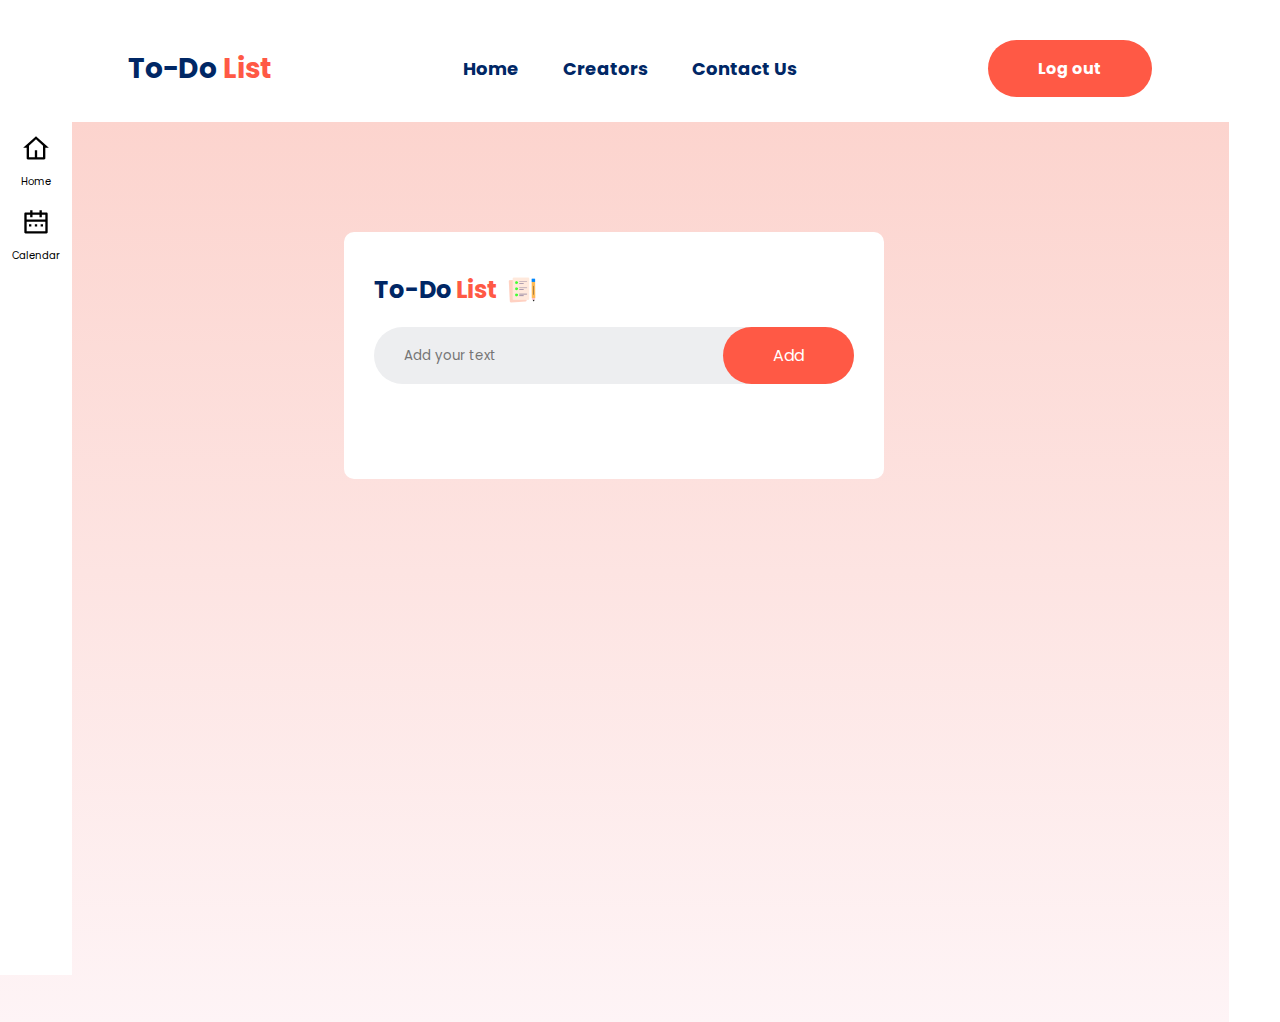
<file: main/index.html>
<!DOCTYPE html>
<html lang="en">
<head>
    <meta charset="UTF-8">
    <meta name="viewport" content="width=device-width, initial-scale=1.0">
    <title>To-Do List App</title>
    <link rel="website icon" type="png" href="/images/icon.png">
    <link rel="stylesheet" href="/main/nav.css">
    <link rel="stylesheet" href="/main/style.css">
    <link rel="preconnect" href="https://fonts.googleapis.com">
    <link rel="preconnect" href="https://fonts.gstatic.com" crossorigin>
    <link href="https://fonts.googleapis.com/css2?family=Poppins:ital,wght@0,100;0,200;0,300;0,400;0,500;0,600;0,700;0,800;0,900;1,100;1,200;1,300;1,400;1,500;1,600;1,700;1,800;1,900&display=swap" rel="stylesheet">
</head>
<body>
    <div class="hero">
        <nav>
            <h2 class="logo">To-Do <span>List</span></h2>
            <ul class="nav-ul">
        <li><a href="index.html">Home</a></li>
        <li><a href="/creators/creators.html">Creators</a></li>
        <li><a href="/contact us/contact.html">Contact Us</a></li>
            </ul>
            <a href="/register/login.html"><button type="button" id="logoutButton"><b>Log out</b></button></a>
        </nav>
        
        <div class="container">
            <div class="todo-app">
            <h2>To-Do <span class="papa">List</span><img src="/images/icon.png" alt=""></h2>
            <div class="row">
                <input type="text" id="input-box" placeholder="Add your text">
                <button onclick="addTask()">Add</button>
            </div>
            <ul class="content-ul" id="list-container">
                <!--<li class="checked">Task 1</li>
                <li>Task 2</li>
                <li>Task 3</li> -->
            </ul>
            </div>
        </div>
    </div>

    <div class="sidebar">
        <div class="sidebar-link">
        <a href="index.html"><img src="/images/home.svg"></a>
        <div>Home</div>
        </div>
        <div class="sidebar-link">
            <a href="/calendar/calendar.html"><img src="/images/calendar.svg"></a>
            <div>Calendar</div>
        </div>
    </div>

    <script src="script.js"></script>
</body>
</html>
</file>
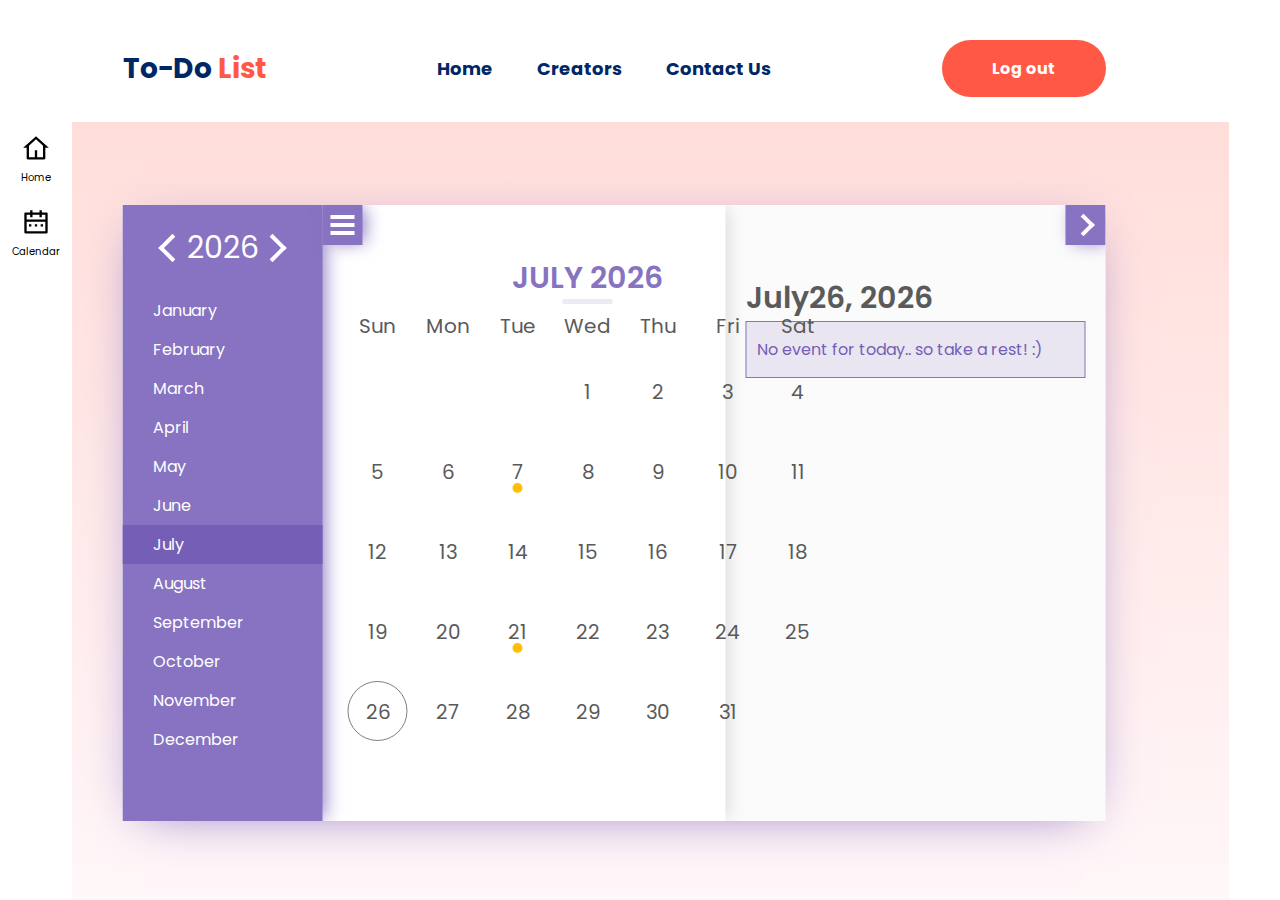
<file: calendar/calendar.html>
<!DOCTYPE html>
<html lang="en">
<head>
    <meta charset="UTF-8">
    <meta name="viewport" content="width=device-width, initial-scale=1.0">
    <title>Calendar</title>
    <link rel="website icon" type="png" href="/images/icon.png">
    <link rel="stylesheet" href="calendar.css">
    <link rel="stylesheet" href="evo-calendar.min.css">
   
<link rel="preconnect" href="https://fonts.googleapis.com">
    <link rel="preconnect" href="https://fonts.gstatic.com" crossorigin>
    <link href="https://fonts.googleapis.com/css2?family=Poppins:ital,wght@0,100;0,200;0,300;0,400;0,500;0,600;0,700;0,800;0,900;1,100;1,200;1,300;1,400;1,500;1,600;1,700;1,800;1,900&display=swap" rel="stylesheet">
</head>
<body>
    <div class="hero">
      <nav>
        <h2 class="logo">To-Do <span>List</span></h2>
        <ul>
      <li><a href= "/main/index.html">Home</a></li>
      <li><a href= "/creators/creators.html">Creators</a></li>
      <li><a href= "/contact us/contact.html">Contact Us</a></li>
        </ul>
        <a href="/register/login.html"><button type="button" id="logoutButton"><b>Log out</b></button></a>
      </nav>

    <div class="sidebar">
      <div class="sidebar-link">
      <a href= "/main/index.html"><img src="/images/home.svg"></a>
        <div>Home</div>
    </div>
    <div class="sidebar-link">
        <a href= "/calendar/calendar.html"><img src="/images/calendar.svg"></a>
        <div>Calendar</div>
      </div>
  </div>













        <div id="calendar"></div>
    </div>
    <script src="https://cdn.jsdelivr.net/npm/jquery@3.4.1/dist/jquery.min.js"></script>
    <script src="evo-calendar.min.js"></script>

    <script>
        $(document).ready(function() {
    $('#calendar').evoCalendar({
        theme: "Midnight Blue",
        calendarEvents: [
      {
        id: 'event1', // Event's ID (required)
        name: "New Year", // Event name (required)
        date: "January/1/2024", // Event date (required)
        description: "The heart touching greetings will make feel anyone very special. Wish your near and dear one with special greetings. ",
        type: "holiday", // Event type (required)
        everyYear: true // Same event every year (optional)
      },
      {
        id: 'event2', // Event's ID (required)
        name: "Republic Day", // Event name (required)
        date: "January/26/2024", // Event date (required)
        description: "Republic Day, observed on January 26th, marks the adoption of India's Constitution in 1950. It is celebrated with grand parades in New Delhi, featuring cultural displays, military parades, and patriotic events across the country, symbolizing national pride and the nation's democratic spirit. ",
        type: "holiday", // Event type (required)
        everyYear: true // Same event every year (optional)
      },
      {
        id: 'event3', // Event's ID (required)
        name: "Shivaji Jayanti", // Event name (required)
        date: "February/19/2024", // Event date (required)
        description: "Shivaji Jayanti, celebrated on February 19th, marks the birth anniversary of Chhatrapati Shivaji Maharaj, the founder of the Maratha Empire. It is observed with great enthusiasm in Maharashtra and other parts of India, featuring processions, cultural programs, and tributes to his leadership, valor, and contributions to Indian history.",
        type: "holiday", // Event type (required)
        everyYear: true // Same event every year (optional)
      },
      
      {
        id: 'event 4', // Event's ID (required)
        name: "Woman's Day", // Event name (required)
        date: "March/8/2024", // Event date (required)
        description: "An equal world is an enabled world. How will you help forge a gender equal world? Celebrate women 's achievement. Raise awareness against bias. Take action for equality.",
        type: "holiday", // Event type (required)
        everyYear: true // Same event every year (optional)
      },
      {
        id: 'event 5', // Event's ID (required)
        name: "Maharashtra Day", // Event name (required)
        date: "May/1/2024", // Event date (required)
        description: "Maharashtra Day, observed on May 1st, commemorates the formation of the state of Maharashtra in 1960. It celebrates the cultural heritage, achievements, and progress of Maharashtra, with flag hoisting ceremonies, parades, cultural events, and exhibitions showcasing the state's rich diversity and contributions to India.",
        type: "holiday", // Event type (required)
        everyYear: true // Same event every year (optional)
      },
      {
        id: 'event 6', // Event's ID (required)
        name: "Maha Shivaratri", // Event name (required)
        date: "March/8/2024", // Event date (required)
        description: "Maha Shivaratri, observed on the 14th day of the dark fortnight of the month of Phalguna (February or March), is a Hindu festival dedicated to Lord Shiva. Devotees fast, chant prayers, and visit temples, especially the twelve Jyotirlinga shrines, to seek blessings, purification, and spiritual upliftment.",
        type: "holiday", // Event type (required)
        everyYear: true // Same event every year (optional)
      },
      {
        id: 'event 7', // Event's ID (required)
        name: "Holi", // Event name (required)
        date: "March/25/2024", // Event date (required)
        description: "Holi, celebrated on the full moon day in the month of Phalguna (usually March), is a vibrant Hindu festival known as the Festival of Colors. It marks the arrival of spring and the triumph of good over evil. People joyously throw colored powders and water at each other, enjoy festive foods, and dance to traditional music, fostering unity and community spirit.",
        type: "holiday", // Event type (required)
        everyYear: true // Same event every year (optional)
      },
      {
        id: 'event 8', // Event's ID (required)
        name: "Diwali", // Event name (required)
        date: "November /1/2024", // Event date (required)
        description: "Diwali, also known as Deepavali, is the Hindu festival of lights celebrated across India and various parts of the world. It typically falls between October and November, marking the victory of light over darkness and good over evil. During Diwali, homes and public places are illuminated with lamps and candles, symbolizing the inner light that protects from spiritual darkness. Families exchange sweets, burst fireworks, and perform prayers to deities, making it a joyous occasion filled with happiness, prosperity, and the renewal of familial bonds.",
        type: "holiday", // Event type (required)
        everyYear: true // Same event every year (optional)
      },
      {
        id: 'event 9', // Event's ID (required)
        name: "Independence Day", // Event name (required)
        date: "August/15/2024", // Event date (required)
        description: "Independence Day of India, celebrated on August 15th, commemorates the nation's independence from British rule in 1947. It is a national holiday marked with flag hoisting ceremonies, parades, and cultural programs across the country. The Prime Minister delivers a speech from the Red Fort in Delhi, highlighting the achievements of the nation and its future aspirations. Indians rejoice in their freedom with patriotic fervor, showcasing unity and solidarity as they honor the sacrifices made by freedom fighters for the country's independence.",
        type: "holiday", // Event type (required)
        everyYear: true // Same event every year (optional)
      },
      {
        id: 'event 10', // Event's ID (required)
        name: "Ganesh Chaturthi", // Event name (required)
        date: "September/7/2024", // Event date (required)
        description: "Ganesh Chaturthi: Ganesh Chaturthi celebrates the birth of Lord Ganesha, the remover of obstacles, with fervent prayers, colorful decorations, and the immersion of clay idols in water at the festival's end.",
        type: "holiday", // Event type (required)
        everyYear: true // Same event every year (optional)
      },
      {
        id: 'event 11', // Event's ID (required)
        name: "Gandhi Jayanti", // Event name (required)
        date: "October/2/2024", // Event date (required)
        description: "Gandhi Jayanti, observed on October 2nd, marks the birth anniversary of Mahatma Gandhi, the father of the nation in India. It is celebrated with reverence, honoring Gandhi's principles of truth, non-violence, and social justice through prayer meetings, communal services, and initiatives promoting peace and harmony.",
        type: "holiday", // Event type (required)
        everyYear: true // Same event every year (optional)
      },
      {
        id: 'event 12', // Event's ID (required)
        name: "Ram Navami", // Event name (required)
        date: "April/17/2024", // Event date (required)
        description: "Ram Navami, celebrated in honor of Lord Rama's birth, falls on the ninth day of Chaitra month (March or April) in the Hindu calendar. Devotees observe the occasion with prayers, bhajans (devotional songs), and readings from the Ramayana. Temples are decorated, and processions recounting the life and teachings of Lord Rama are held in many regions.",
        type: "holiday", // Event type (required)
        everyYear: true // Same event every year (optional)
      },
      {
        id: 'event 13', // Event's ID (required)
        name: "New Year's Eve", // Event name (required)
        date: "December/31/2024", // Event date (required)
        description: "New Year's Eve, celebrated on December 31st, marks the transition from the old year to the new. It is often marked with festive gatherings, parties, fireworks, and countdowns to midnight. People reflect on the past year's achievements and make resolutions for the upcoming year, creating a lively atmosphere of hope and anticipation worldwide.",
        type: "holiday", // Event type (required)
        everyYear: true // Same event every year (optional)
      },
      {
        id: 'event 14', // Event's ID (required)
        name: "Guru Purnima", // Event name (required)
        date: "July/21/2024", // Event date (required)
        description: "Guru Purnima honors spiritual and academic teachers. Celebrated on the full moon in July, it's a day for gratitude and reverence towards mentors.",
        type: "holiday", // Event type (required)
        everyYear: true // Same event every year (optional)
      },
      {
        id: 'event 15', // Event's ID (required)
        name: "Ratha Yathra", // Event name (required)
        date: "July/07/2024", // Event date (required)
        description: "Ratha Yatra, the Festival of Chariots, celebrates Lord Jagannath's journey with siblings Balabhadra and Subhadra. Devotees pull grand chariots through the streets in joyous procession.",
        type: "holiday", // Event type (required)
        everyYear: true // Same event every year (optional)
      },
      {
        id: 'event 16', // Event's ID (required)
        name: "Raksha Bandhan", // Event name (required)
        date: "/19/2024", // Event date (required)
        description: "Raksha Bandhan celebrates the bond between siblings. Sisters tie a protective thread (rakhi) on brothers' wrists, who in turn promise to safeguard and support them.",
        type: "holiday", // Event type (required)
        everyYear: true // Same event every year (optional)
      },
      {
        id: 'event 17', // Event's ID (required)
        name: "Krishna Janmashtami", // Event name (required)
        date: "August/26/2024", // Event date (required)
        description: "Krishna Janmashtami marks the birth of Lord Krishna. Celebrations include fasting, devotional singing, reenactments of Krishna's life, and midnight rituals to honor his divine arrival.",
        type: "holiday", // Event type (required)
        everyYear: true // Same event every year (optional)
      },
      {
        id: 'event 18', // Event's ID (required)
        name: "	Dussehra", // Event name (required)
        date: "October/12/2024", // Event date (required)
        description: "Dussehra celebrates the triumph of good over evil, marking Lord Rama's victory over Ravana. Festivities include effigy burning, Ram Leela performances, and prayers for strength and virtue.",
        type: "holiday", // Event type (required)
        everyYear: true // Same event every year (optional)
      },
      {
        id: 'event 19', // Event's ID (required)
        name: "Dhanteras", // Event name (required)
        date: "October/29/2024", // Event date (required)
        description: "Dhanteras marks the beginning of Diwali, celebrating wealth and prosperity. People buy gold, silver, and new utensils, and worship Goddess Lakshmi for financial well-being.",
        type: "holiday", // Event type (required)
        everyYear: true // Same event every year (optional)
      },
      {
        id: 'event 20', // Event's ID (required)
        name: "Diwali,", // Event name (required)
        date: "October/31/2024", // Event date (required)
        description: "Diwali, the Festival of Lights, symbolizes the victory of light over darkness. Celebrations include lighting oil lamps, fireworks, exchanging gifts, and worshipping Goddess Lakshmi.",
        type: "holiday", // Event type (required)
        everyYear: true // Same event every year (optional)
      },

      {
        id: 'event 21', // Event's ID (required)
        name: "	Christmas", // Event name (required)
        date: "December/25/2024", // Event date (required)
        description: "Christmas celebrates the birth of Jesus Christ. Festivities include decorating trees, exchanging gifts, singing carols, and family gatherings, emphasizing love, joy, and goodwill.",
        type: "holiday", // Event type (required)
        everyYear: true // Same event every year (optional)
      },
      {
        id: 'event 22', // Event's ID (required)
        name: "Christmas Eve", // Event name (required)
        date: "December/24/2024", // Event date (required)
        description: "Christmas Eve precedes Christmas Day, marked by anticipation and preparation. Traditions include attending church services, exchanging gifts, festive meals, and family gatherings in joyful anticipation of Christmas.",
        type: "holiday", // Event type (required)
        everyYear: true // Same event every year (optional)
      },
      {
        id: 'event 23', // Event's ID (required)
        name: "Anant Chaturdashi", // Event name (required)
        date: "September/17/2024", // Event date (required)
        description: "Anant Chaturdashi concludes the Ganesh Chaturthi festival, celebrating Lord Ganesha's immersion. Devotees bid farewell with prayers and processions, seeking blessings for happiness and prosperity.",
        type: "holiday", // Event type (required)
        everyYear: true // Same event every year (optional)
      },
      {
        id: 'event 24', // Event's ID (required)
        name: "	Rishi Panchami", // Event name (required)
        date: "September/08/2024", // Event date (required)
        description: "Rishi Panchami is a Hindu festival dedicated to honoring the Sapta Rishis (seven sages). It falls on the fifth day after Ganesh Chaturthi and involves rituals and prayers seeking forgiveness for any negligence towards the sages.",
        type: "holiday", // Event type (required)
        everyYear: true // Same event every year (optional)
      },
      {
        name: "Christmas Holidays",
        date: ["December/26/2024", "December/30/2024"], // Date range
        description: "Vacation leave for 5 days.", // Event description (optional)
        type: "event",
        color: "#63d867" // Event custom color (optional)
      },
      {
        name: "It's my Birthday",
        badge: "06/06", // Event badge (optional)
        date: ["June/06/2024"], // Date range
        description: "It's my Birthday", // Event description (optional)
        type: "event",
        color: "#FF0000" // Event custom color (optional)
      },
      {
        name: "It's my Birthday",
        badge: "06/06", // Event badge (optional)
        date: ["June/06/2025"], // Date range
        description: "🎉🎂 It's my birthday today! Let the celebrations begin! 🥳🎈", // Event description (optional)
        type: "event",
        color: "#FF0000" // Event custom color (optional)
      },{
        name: "It's my Birthday",
        badge: "06/06", // Event badge (optional)
        date: ["June/06/2026"], // Date range
        description: "🎉🎂 It's my birthday today! Let the celebrations begin! 🥳🎈", // Event description (optional)
        type: "event",
        color: "#FF0000" // Event custom color (optional)
      },{
        name: "It's my Birthday",
        badge: "06/06", // Event badge (optional)
        date: ["June/06/2027"], // Date range
        description: "🎉🎂 It's my birthday today! Let the celebrations begin! 🥳🎈", // Event description (optional)
        type: "event",
        color: "#FF0000" // Event custom color (optional)
      },
    ]


    })
})
    </script>
</body>
</html>
</file>
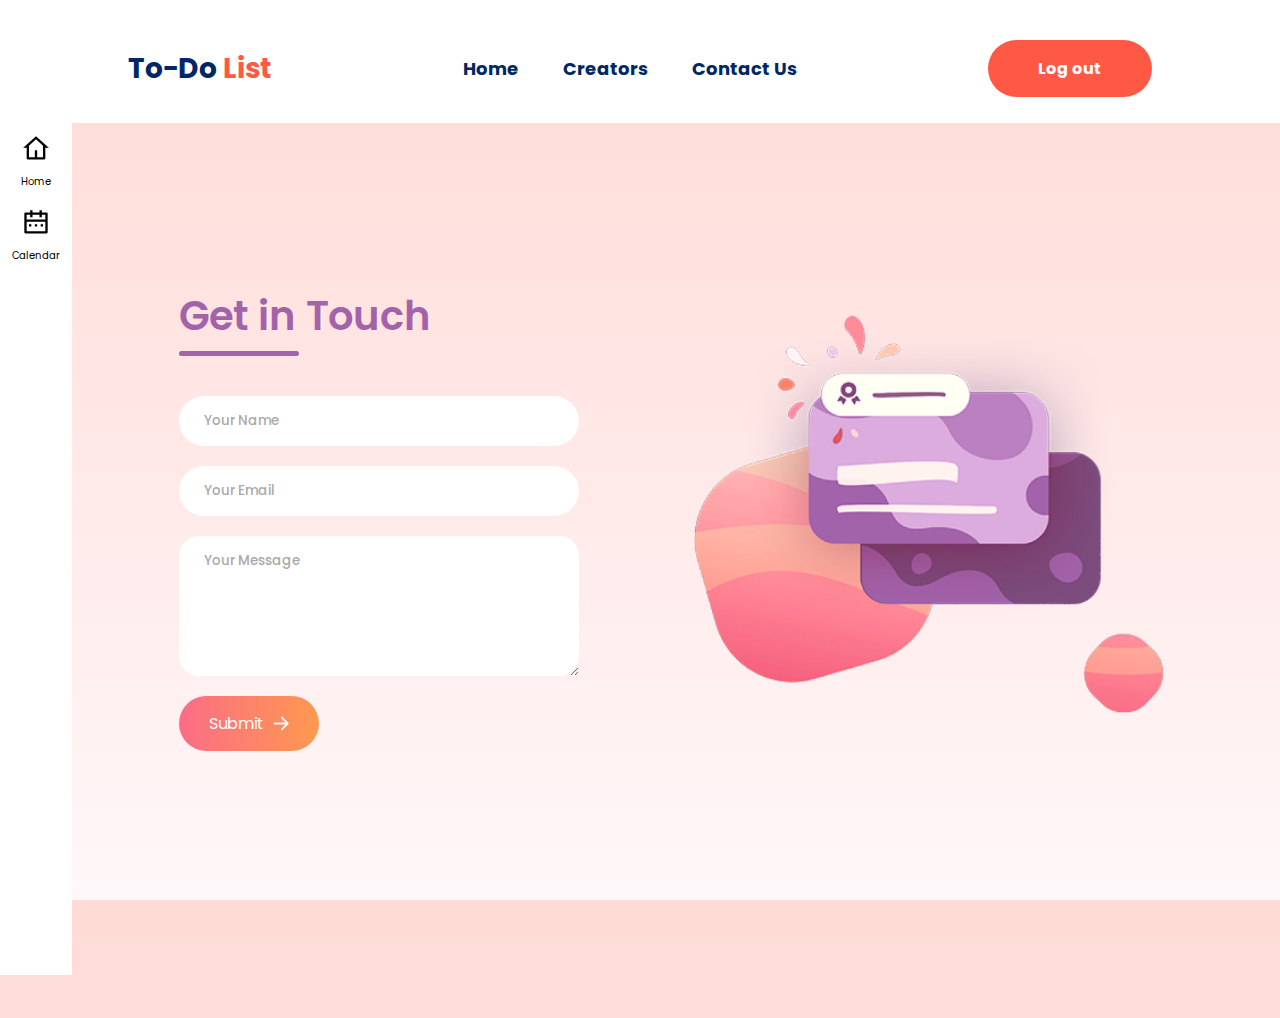
<file: contact us/contact.html>
<!DOCTYPE html>
<html lang="en">
<head>
    <meta charset="UTF-8">
    <meta name="viewport" content="width=device-width, initial-scale=1.0">
    <title>Contact Us</title>
    <link rel="website icon" type="png" href="/images/icon.png">
    <link rel="stylesheet" href="contact.css">
    <link rel="preconnect" href="https://fonts.googleapis.com">
    <link rel="preconnect" href="https://fonts.gstatic.com" crossorigin>
    <link href="https://fonts.googleapis.com/css2?family=Poppins:ital,wght@0,100;0,200;0,300;0,400;0,500;0,600;0,700;0,800;0,900;1,100;1,200;1,300;1,400;1,500;1,600;1,700;1,800;1,900&display=swap" rel="stylesheet">
</head>
<body>
    <div class="hero">
        <nav>
        <h2 class="logo">To-Do <span>List</span></h2>
        <ul>
            <li><a href= "/main/index.html">Home</a></li>
            <li><a href= "/creators/creators.html">Creators</a></li>
            <li><a href= "/contact us/contact.html">Contact Us</a></li>
        </ul>
        <a href="/register/login.html"><button type="button" id="logoutButton"><b>Log out</b></button></a>
    </nav>

    <div class="sidebar">
        <div class="sidebar-link">
            <a href= "/main/index.html"> <img src="/images/home.svg"></a>
            <div>Home</div>
        </div>
        <div class="sidebar-link">
            <a href= "/calendar/calendar.html"><img src="/images/calendar.svg"></a>
            <div>Calendar</div>
        </div>
    </div>



    
    <div class="contact-container">
        <form action="https://api.web3forms.com/submit" method="POST" class="contact-left">
            <div class="contact-left-title">
                <h2>Get in Touch</h2>
                <hr>
            </div>
            <input type="hidden" name="access_key" value="f9cad7ac-a1f8-4503-99c5-8deee045e077">
            <input type="text" name="name" placeholder="Your Name" class="contact-inputs" required>
            <input type="email" name="email" placeholder="Your Email" class="contact-inputs" required>
            <textarea name="message" placeholder="Your Message" class="contact-inputs" required></textarea>
            <button type="submit">Submit <img src="assets/arrow_icon.png"></button>

        </form>
        <div class="contact-right">
            <img src="assets/right_img.png" alt="">
        </div>
    </div>
</body>
</html>
</file>
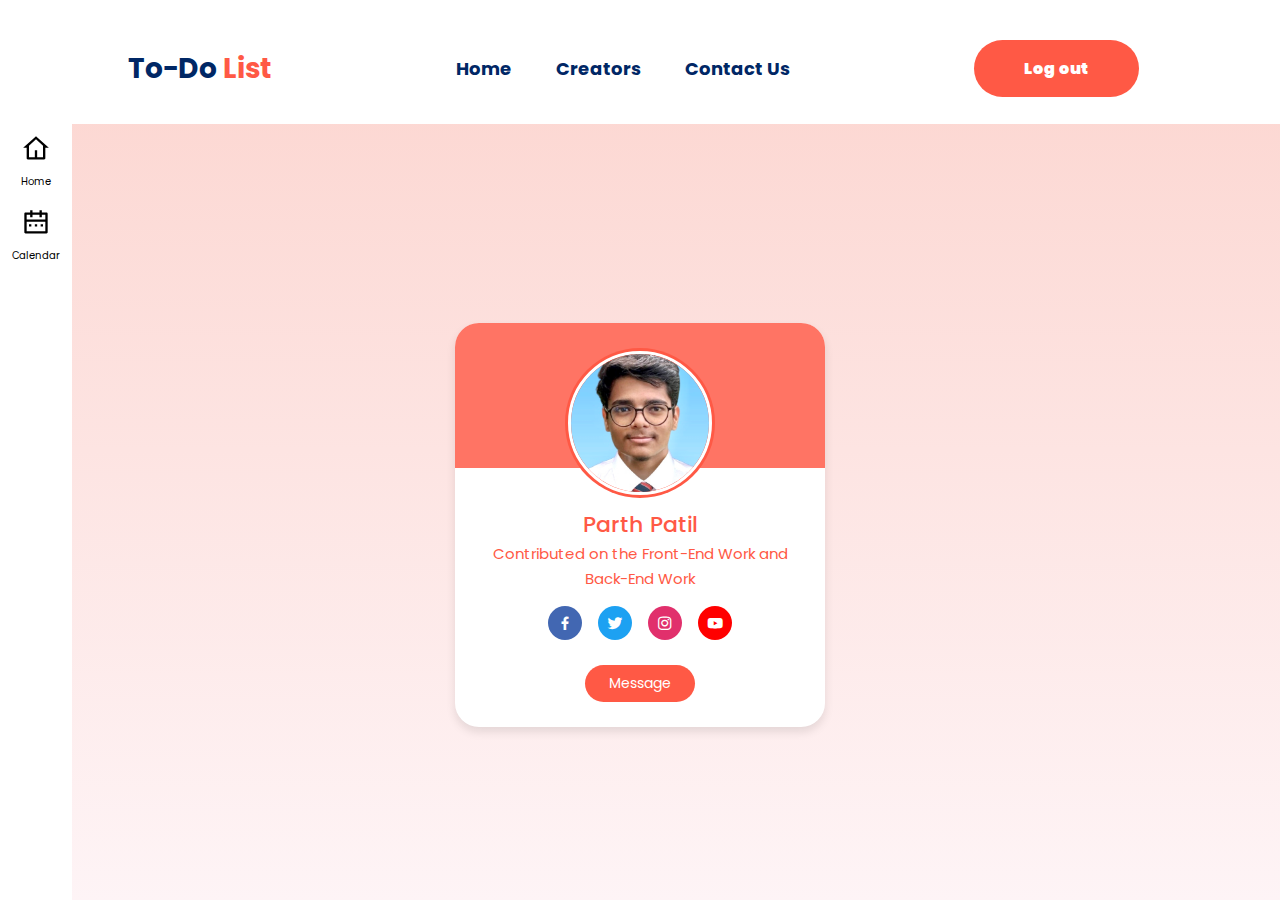
<file: creators/creators.html>
<!DOCTYPE html>
<html lang="en">
<head>
    <meta charset="UTF-8" />
    <meta http-equiv="X-UA-Compatible" content="IE=edge" />
    <meta name="viewport" content="width=device-width, initial-scale=1.0" />
    <title>Creators of this Website</title>
    <!-- CSS -->
    <link rel="stylesheet" href="creators.css" />
    
    <!-- Boxicons CSS -->
    <link rel="website icon" type="png" href="/images/icon.png">
    <link href="https://unpkg.com/boxicons@2.1.2/css/boxicons.min.css" rel="stylesheet" />
    <link rel="preconnect" href="https://fonts.googleapis.com">
    <link rel="preconnect" href="https://fonts.gstatic.com" crossorigin>
    <link href="https://fonts.googleapis.com/css2?family=Poppins:ital,wght@0,100;0,200;0,300;0,400;0,500;0,600;0,700;0,800;0,900;1,100;1,200;1,300;1,400;1,500;1,600;1,700;1,800;1,900&display=swap" rel="stylesheet">
</head>
<body>
    <div class="hero">
        <nav>
            <h2 class="logo">To-Do <span>List</span></h2>
            <ul>
                <li><a href="/main/index.html">Home</a></li>
                <li><a href="/creators/creators.html">Creators</a></li>
                <li><a href="/contact us/contact.html">Contact Us</a></li>
            </ul>
            <a href="/register/login.html"><button type="button" id="logoutButton"><b>Log out</b></button></a>
        </nav>

        <div class="sidebar">
            <div class="sidebar-link">
                <a href= "/main/index.html"><img src="/images/home.svg"></a>
                <div>Home</div>
            </div>
            <div class="sidebar-link">
                <a href="/calendar/calendar.html"><img src="/images/calendar.svg"></a>
                <div>Calendar</div>
            </div>
        </div>

        <div class="profile-cards-container">
            <div class="profile-card">
                <div class="image">
                    <img src="/creators/parth.jpg" alt="" class="profile-img" />
                </div>
                <div class="text-data">
                    <span class="name">Parth Patil</span>
                    <center><span class="job">Contributed on the Front-End Work and Back-End Work</span></center>
                </div>
                <div class="media-buttons">
                    <a href="#" style="background: #4267b2" class="link">
                        <i class="bx bxl-facebook"></i>
                    </a>
                    <a href="https://x.com/ParthPatil2006" style="background: #1da1f2" class="link">
                        <i class="bx bxl-twitter"></i>
                    </a>
                    <a href="https://www.instagram.com/parth_patil096/" style="background: #e1306c" class="link">
                        <i class="bx bxl-instagram"></i>
                    </a>
                    <a href="https://www.youtube.com/@godfather139" style="background: #ff0000" class="link">
                        <i class="bx bxl-youtube"></i>
                    </a>
                </div>
                <div class="buttons">
                    <button class="button"><a href="/contact us/contact.html">Message</a></button>
                </div>
            </div>

            
        </div>
    </div>
</body>
</html>
</file>
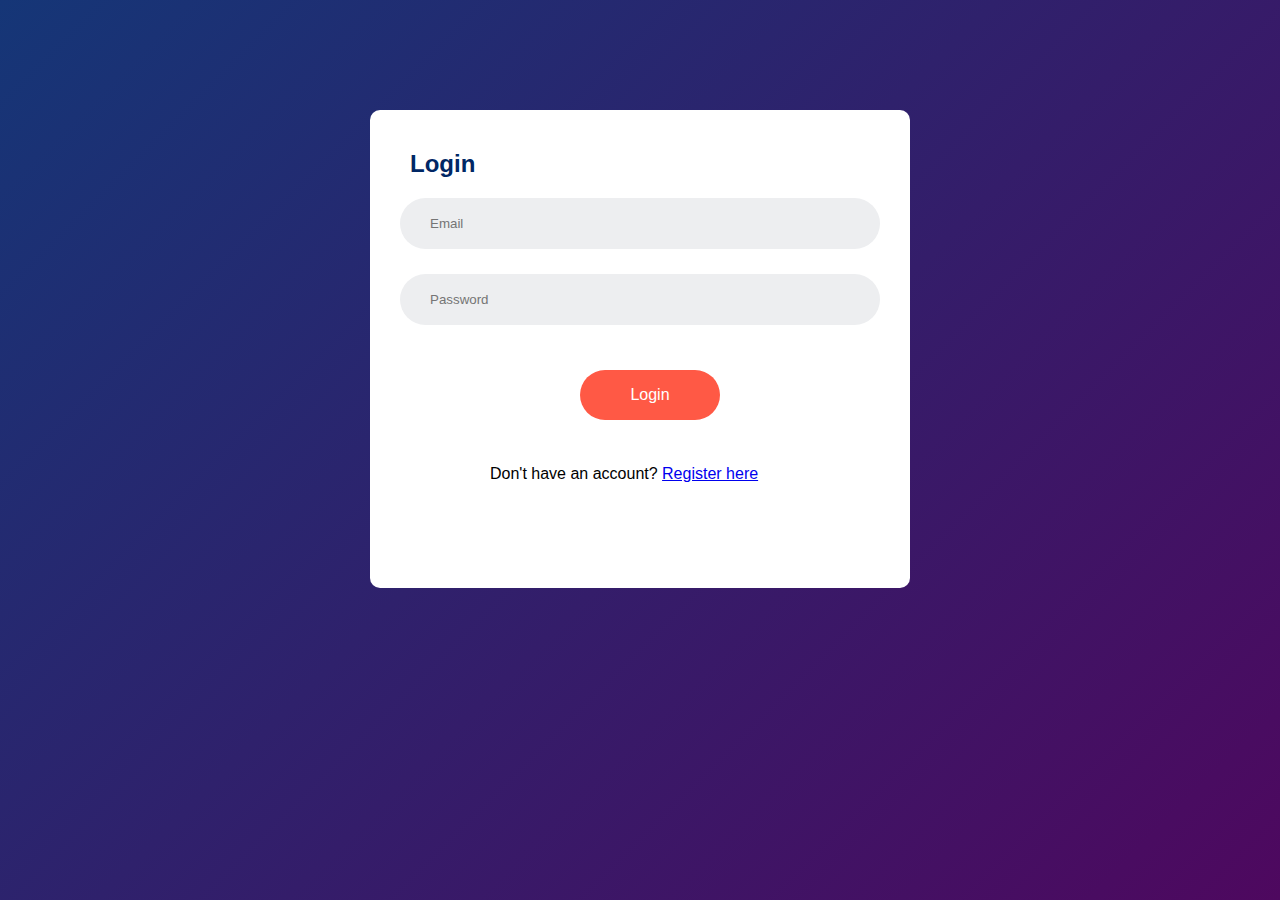
<file: register/login.html>
<!DOCTYPE html>
<html lang="en">
<head>
    <meta charset="UTF-8">
    <meta name="viewport" content="width=device-width, initial-scale=1.0">
    <title>Login Page</title>
    <link rel="stylesheet" href="styles.css">
    <link rel="website icon" type="png" href="/images/icon.png">
</head>
<body>
    <div class="container">
        <div class="todo-app">
            <h2>Login</h2>
            <form id="loginForm">
                <div class="row">
                    <input type="email" id="loginEmail" placeholder="Email" required>
                </div>
                <div class="row">
                    <input type="password" id="loginPassword" placeholder="Password" required>
                </div>
                <div class="row-1">
                    <button type="submit">Login</button>
                </div>
                <div class="row-2">
                    <p>Don't have an account? <a href="registration.html">Register here</a></p>
                </div>
            </form>
        </div>
    </div>
    <script src="scripts.js"></script>
</body>
</html>
</file>
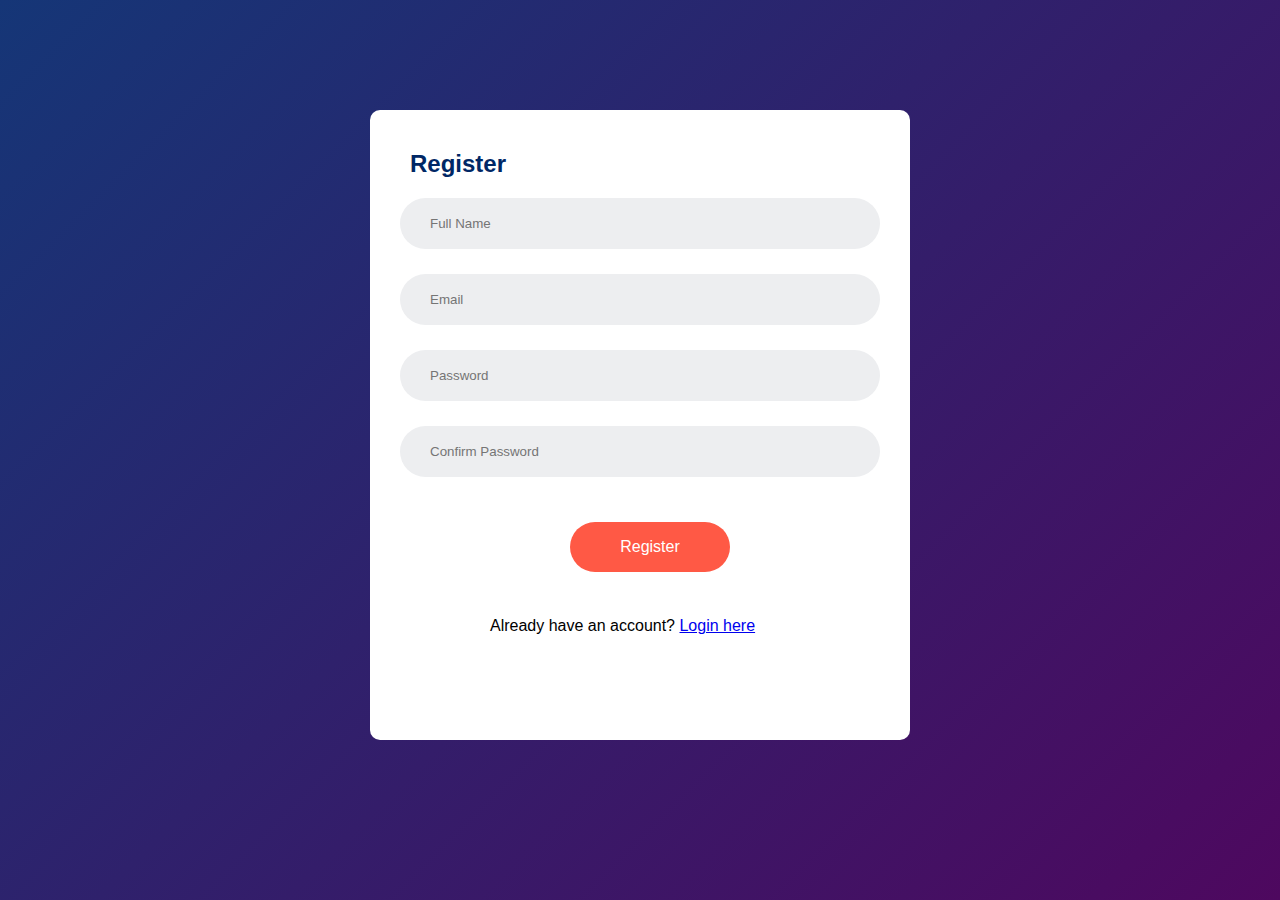
<file: register/registration.html>
<!DOCTYPE html>
<html lang="en">
<head>
    <meta charset="UTF-8">
    <meta name="viewport" content="width=device-width, initial-scale=1.0">
    <title>Registration Page</title>
    <link rel="stylesheet" href="styles.css">
    <link rel="website icon" type="png" href="/images/icon.png">
</head>
<body>
    <div class="container">
        <div class="todo-app">
            <h2>Register</h2>
            <form id="registerForm">
                <div class="row">
                    <input type="text" id="registerName" placeholder="Full Name" required>
                </div>
                <div class="row">
                    <input type="email" id="registerEmail" placeholder="Email" required>
                </div>
                <div class="row">
                    <input type="password" id="registerPassword" placeholder="Password" required>
                </div>
                <div class="row">
                    <input type="password" id="registerConfirmPassword" placeholder="Confirm Password" required>
                </div>
                <div class="row-1">
                    <button type="submit">Register</button>
                </div>
                <div class="row-2">
                    <p>Already have an account? <a href="login.html">Login here</a></p>
                </div>
            </form>
        </div>
    </div>
    <script src="scripts.js"></script>
</body>
</html>
</file>
<file: main/nav.css>
* {
    margin: 0;
    padding: 0;
    font-family: 'Poppins', sans-serif;
    box-sizing: border-box;
}
.hero{
    height: 100vh;
    width: 100%;
}
nav{
    display: flex;
    align-items: center;
    justify-content: space-between;
    padding-top: 40px;
    padding-left: 10%;
    padding-right: 10%;
    z-index: 200;
}
.logo{
    color: #002765;
    font-size: 28px;
}
span{
    color: #ff5945;
}

.nav-ul li {
    position: static; /* Reset the position to default */
    padding: 10px;
    list-style: none;
}

.nav-ul li::before {
    content: none; /* Remove the before pseudo-element */
}
nav .nav-ul li{
    list-style-type: none;
    display: inline-block;
    padding: 10px 20px;
}
nav .nav-ul li a{
        color: #002765;
        text-decoration: none;
        font-weight: bold;
        font-size: 18px;
}
nav .nav-ul li a:hover{
    color: #ff5945;
    transition: .3s;

}
button {
    border: none;
    outline: none;
    padding: 16px 50px;
    background: #ff5945;
    color: #fff;
    font-size: 16px;
    cursor: pointer;
    border-radius: 40px;
    transition: transform 0.3s;
    
}
button:hover{
    transform: scale(1.1);
    box-shadow: 5px 5px 10px rgba(0,0,0,0.15);
    cursor: pointer;
}
.sidebar {
    padding-bottom: 850px;
    position: absolute;
    left: 0;
    bottom: 0;
    top: 120px;
    background-color: white;
    width: 72px;
    z-index: 1;
    padding-top: 5px;
  }
  
  .sidebar-link {
    height: 74px;
    display: flex;
    justify-content: center;
    align-items: center;
    flex-direction: column;
    cursor: pointer;
    transition: transform 0.3s;
  }
  
    
.sidebar-link:hover{
    transform: scale(1.1);
    box-shadow: 5px 5px 10px rgba(0,0,0,0.15);
    cursor: pointer;
}
  
  .sidebar-link:hover {
    background-color: rgb(235, 235, 235);
  }
  
  .sidebar-link img {
    height: 28px;
    margin-bottom: 4px;
  }
  
  .sidebar-link div {
    font-size: 10px;
  }
</file>
<file: main/style.css>
* {
    margin: 0;
    padding: 0;
    font-family: 'Poppins', sans-serif;
    box-sizing: border-box;
}

.container {
    margin-top: 25px;
    width: 96%;
    min-height: 100vh;
    background: linear-gradient(#fcd4ce,#fef4f6);
    padding: 10px;
}

.todo-app {
    width: 100%;
    max-width: 540px;
    background: #ffff;
    margin: 100px auto 20px;
    padding: 40px 30px 70px;
    border-radius: 10px;
}

.papa{
    color: #ff5945;
    padding-left: 4px;
}
.todo-app h2 {
    color: #002765;
    display: flex;
    align-items: center;
    margin-bottom: 20px;
}

.todo-app h2 img {
    width: 30px;
    margin-left: 10px;
}

.row {
    display: flex;
    align-items: center;
    justify-content: space-between;
    background: #edeef0;
    border-radius: 30px;
    padding-left: 20px;
    margin-bottom: 25px;
}

input {
    flex: 1;
    border: none;
    outline: none;
    background: transparent;
    padding: 10px;
}

button {
    border: none;
    outline: none;
    padding: 16px 50px;
    background: #ff5945;
    color: #fff;
    font-size: 16px;
    cursor: pointer;
    border-radius: 40px;
}

ul li {
    list-style: none;
    font-size: 17px;
    padding: 12px 8px 12px 50px;
    user-select: none;
    cursor: pointer;
    position: relative;
}

ul li::before {
    content: '';
    position: absolute;
    height: 28px;
    width: 28px;
    border-radius: 50%;
    background-image: url(/images/unchecked.png);
    background-size: cover;
    background-position: center;
    top: 12px;
    left: 8px;
}

ul li.checked {
    color: #555;
    text-decoration: line-through;
}

ul li.checked::before {
    background-image: url(/images/checked.png);
}

ul li span {
    position: absolute;
    right: 0;
    top: 5px;
    width: 40px;
    height: 40px;
    font-size: 22px;
    color: #555;
    line-height: 40px;
    text-align: center;
    border-radius: 50%;
}

ul li span:hover {
    background: #edeef0;
}

/* Media Queries for Responsive Design */

@media (max-width: 768px) {
    .todo-app {
        margin: 50px auto 20px;
        padding: 30px 20px 50px;
    }

    button {
        padding: 14px 30px;
        font-size: 14px;
    }

    ul li {
        font-size: 15px;
        padding: 10px 8px 10px 40px;
    }

    ul li::before {
        height: 24px;
        width: 24px;
        top: 10px;
        left: 6px;
    }

    ul li span {
        width: 30px;
        height: 30px;
        font-size: 20px;
        line-height: 30px;
    }
}

@media (max-width: 480px) {
    .todo-app {
        margin: 20px auto 10px;
        padding: 20px 15px 40px;
    }

    .todo-app h2 {
        font-size: 18px;
    }

    .todo-app h2 img {
        width: 25px;
    }

    button {
        padding: 12px 20px;
        font-size: 12px;
    }

    ul li {
        font-size: 13px;
        padding: 8px 8px 8px 30px;
    }

    ul li::before {
        height: 20px;
        width: 20px;
        top: 8px;
        left: 5px;
    }

    ul li span {
        width: 25px;
        height: 25px;
        font-size: 18px;
        line-height: 25px;
    }
}
</file>
<file: calendar/calendar.css>
/* Base CSS */
* {
    margin: 0;
    padding: 0;
    font-family: 'Poppins', sans-serif;
    box-sizing: border-box;
}

html {
    background-color: white;
    width: 100%;
    min-height: 100vh;
    padding: 10px;
}

.hero {
    width: 96%;
    height: 100vh;
    background: linear-gradient(#ffdad5, #fff7f9);
    position: relative;
}

#calendar {
    width: 80%;
    margin-top: 63px;
    position: absolute;
    top: 50%;
    left: 50%;
    transform: translate(-50%, -50%);
}

nav {
    display: flex;
    align-items: center;
    justify-content: space-between;
    padding-top: 40px;
    padding-left: 10%;
    padding-bottom: 25px;
    padding-right: 10%;
    z-index: 1;
    background-color: #fff;
}

.logo {
    color: #002765;
    font-size: 28px;
}

span {
    color: #ff5945;
}

nav ul li {
    list-style-type: none;
    display: inline-block;
    padding: 10px 20px;
}

nav ul li a {
    color: #002765;
    text-decoration: none;
    font-weight: bold;
    font-size: 18px;
}

nav ul li a:hover {
    color: #ff5945;
    transition: 0.3s;
}

button {
    border: none;
    outline: none;
    padding: 16px 50px;
    background: #ff5945;
    color: #fff;
    font-size: 16px;
    cursor: pointer;
    border-radius: 40px;
    transition: transform 0.3s;
}

button:hover {
    transform: scale(1.1);
    box-shadow: 5px 5px 10px rgba(0, 0, 0, 0.15);
    cursor: pointer;
}

.sidebar {
    position: fixed;
    left: 0;
    bottom: 0;
    top: 118px;
    background-color: white;
    width: 72px;
    z-index: 200;
    padding-top: 5px;
}

.sidebar-link {
    height: 74px;
    display: flex;
    justify-content: center;
    align-items: center;
    flex-direction: column;
    cursor: pointer;
    transition: transform 0.3s;
}

.sidebar-link:hover {
    transform: scale(1.1);
    box-shadow: 5px 5px 10px rgba(0, 0, 0, 0.15);
    cursor: pointer;
}

.sidebar-link:hover {
    background-color: rgb(235, 235, 235);
}

.sidebar-link img {
    height: 28px;
    padding-top: -5px;
    margin-bottom: 0;
}

.sidebar-link div {
    font-size: 10px;
}

/* Media Queries for Responsiveness */
@media (max-width: 600px) {
    html {
        padding: 5px;
        width: 100%;
    }

    .hero {
        width: 100%;
    }

    #calendar {
        width: 90%;
        margin-top: 20px;
        top: auto;
        bottom: 0;
        left: 50%;
        transform: translateX(-50%);
    }

    nav {
        flex-direction: column;
        align-items: center;
        padding: 20px 5%;
    }

    nav ul {
        flex-direction: column;
        align-items: center;
        gap: 10px;
    }

    nav ul li {
        padding: 5px 0;
    }

    nav ul li a {
        font-size: 16px;
    }

    button {
        padding: 10px 30px;
        font-size: 14px;
    }

    .sidebar {
        width: 50px;
        top: auto;
        bottom: 0;
        padding-top: 0;
        height: 60px;
        display: flex;
        justify-content: space-around;
    }

    .sidebar-link {
        height: 50px;
        flex-direction: row;
    }

    .sidebar-link img {
        height: 20px;
        margin: 0;
        padding-top: 0;
    }

    .sidebar-link div {
        font-size: 8px;
        display: none;
    }
}
</file>
<file: contact us/contact.css>
/* Google Fonts - Poppins */
@import url("https://fonts.googleapis.com/css2?family=Poppins:wght@300;400;500;600&display=swap");

* {
  padding: 0;
  margin: 0;
  box-sizing: border-box;
  font-family: "Poppins", sans-serif;
}

body {
  background: linear-gradient(#ffdad5, #fff7f9);
}

.contact-container {
  margin-top: -5px;
  height: 100vh;
  display: flex;
  align-items: center;
  justify-content: space-evenly;
}

.contact-left {
  margin-top: -100px;
  display: flex;
  flex-direction: column;
  align-items: start;
  gap: 20px;
  margin-left: 78px;
}

.contact-left-title h2 {
  font-weight: 600;
  color: #a363aa;
  font-size: 40px;
  margin-bottom: 5px;
}

.contact-left-title hr {
  border: none;
  width: 120px;
  height: 5px;
  background-color: #a363aa;
  border-radius: 10px;
  margin-bottom: 20px;
}

.contact-inputs {
  width: 400px;
  height: 50px;
  border: none;
  outline: none;
  padding-left: 25px;
  font-weight: 500;
  color: #666;
  border-radius: 50px;
}

.contact-left textarea {
  height: 140px;
  padding-top: 15px;
  border-radius: 20px;
}

.contact-inputs:focus {
  border: 2px solid #ff994f;
}

.contact-inputs::placeholder {
  color: #a9a9a9;
}

.contact-left button {
  display: flex;
  align-items: center;
  padding: 15px 30px;
  font-size: 16px;
  color: #fff;
  gap: 10px;
  border: none;
  border-radius: 50px;
  background: linear-gradient(270deg, #ff994f, #fa6d86);
  cursor: pointer;
}

.contact-left button img {
  height: 15px;
}

.contact-right img {
  margin-top: -100px;
  width: 500px;
}

@media (max-width: 800px) {
  .contact-inputs {
    width: 80vw;
  }

  .contact-right {
    display: none;
  }
}

/* Second part of the CSS */
* {
  margin: 0;
  padding: 0;
  font-family: "Poppins", sans-serif;
  box-sizing: border-box;
}

.hero {
  height: 100vh;
  width: 100%;
}

nav {
  background: #fff;
  padding-bottom: 26px;
  display: flex;
  align-items: center;
  justify-content: space-between;
  padding-top: 40px;
  padding-left: 10%;
  padding-right: 10%;
  z-index: 1;
}

.logo {
  color: #002765;
  font-size: 28px;
}

span {
  color: #ff5945;
}

nav ul li {
  list-style-type: none;
  display: inline-block;
  padding: 10px 20px;
}

nav ul li a {
  color: #002765;
  text-decoration: none;
  font-weight: bold;
  font-size: 18px;
}

nav ul li a:hover {
  color: #ff5945;
  transition: 0.3s;
}

button {
  border: none;
  outline: none;
  padding: 16px 50px;
  background: #ff5945;
  color: #fff;
  font-size: 16px;
  cursor: pointer;
  border-radius: 40px;
  transition: transform 0.3s;
}

button:hover {
  transform: scale(1.1);
  box-shadow: 5px 5px 10px rgba(0, 0, 0, 0.15);
  cursor: pointer;
}

.sidebar {
  padding-bottom: 850px;
  position: absolute;
  left: 0;
  bottom: 0;
  top: 120px;
  background-color: white;
  width: 72px;
  z-index: 200;
  padding-top: 5px;
}

.sidebar-link {
  height: 74px;
  display: flex;
  justify-content: center;
  align-items: center;
  flex-direction: column;
  cursor: pointer;
  transition: transform 0.3s;
}

.sidebar-link:hover {
  transform: scale(1.1);
  box-shadow: 5px 5px 10px rgba(0, 0, 0, 0.15);
  cursor: pointer;
}

.sidebar-link:hover {
  background-color: rgb(235, 235, 235);
}

.sidebar-link img {
  height: 28px;
  margin-bottom: 4px;
}

.sidebar-link div {
  font-size: 10px;
}

/* Media Queries for Responsiveness */

/* Extra small devices (phones, 600px and down) */
@media (max-width: 600px) {
  .contact-left-title h2 {
    font-size: 24px;
  }

  .contact-left-title hr {
    width: 80px;
    height: 3px;
  }

  .contact-container {
    flex-direction: column;
    align-items: center;
    justify-content: center;
    gap: 20px;
  }

  .contact-left {
    margin-top: 0;
    align-items: center;
  }

  .contact-inputs {
    width: 80vw;
    font-size: 14px;
  }

  .contact-left textarea {
    width: 80vw;
    height: 100px;
  }

  .contact-left button {
    padding: 10px 20px;
    font-size: 14px;
  }

  nav {
    flex-direction: column;
    align-items: flex-start;
    padding: 15px;
  }

  nav ul {
    flex-direction: column;
    gap: 5px;
    padding-left: 0;
  }

  .hero {
    padding-top: 60px;
  }

  button {
    padding: 10px 30px;
    font-size: 14px;
  }

  .sidebar {
    width: 50px;
  }

  .sidebar-link {
    height: 50px;
  }
}
</file>
<file: creators/creators.css>
/* Google Fonts - Poppins */
@import url("https://fonts.googleapis.com/css2?family=Poppins:wght@300;400;500;600&display=swap");

* {
  margin: 0;
  padding: 0;
  box-sizing: border-box;
  font-family: "Poppins", sans-serif;
}

body {
  height: 100vh;
  display: flex;
  align-items: center;
  justify-content: center;
  background: linear-gradient(#fcd4ce, #fef4f6);
  margin: 0;
}

.hero {
  width: 100%;
}

nav {
  position: fixed;
  top: 0;
  left: 0;
  right: 0;
  background: #fff;
  display: flex;
  align-items: center;
  justify-content: space-between;
  padding-top: 40px;
  padding-bottom: 27px;
  padding-left: 10%;
  padding-right: 11%;
  z-index: 1;
}

.logo {
  color: #002765;
  font-size: 28px;
  font-weight: bold; 
}

span {
  color: #ff5945;
}

nav ul li {
  list-style-type: none;
  display: inline-block;
  padding: 10px 20px;
}

nav ul li a {
  color: #002765;
  text-decoration: none;
  font-weight: bold; /* Make navigation links bold */
  font-size: 18px;
}

nav ul li a:hover {
  color: #ff5945;
  transition: 0.3s;
}

button {
  border: none;
  outline: none;
  padding: 16px 50px;
  background: #ff5945;
  color: #fff;
  font-size: 16px;
  cursor: pointer;
  border-radius: 40px;
  font-weight: bold; /* Make button text bold */
  transition: transform 0.3s;
}

button:hover {
  transform: scale(1.1);
  box-shadow: 5px 5px 10px rgba(0, 0, 0, 0.15);
  cursor: pointer;
}

.sidebar {
  padding-bottom: 850px;
  position: fixed;
  left: 0;
  bottom: 0;
  top: 120px;
  background-color: white;
  width: 72px;
  z-index: 200;
  padding-top: 5px;
}

.sidebar-link {
  height: 74px;
  display: flex;
  justify-content: center;
  align-items: center;
  flex-direction: column;
  cursor: pointer;
  transition: transform 0.3s;
}

.sidebar-link:hover {
  transform: scale(1.1);
  box-shadow: 5px 5px 10px rgba(0, 0, 0, 0.15);
  cursor: pointer;
}

.sidebar-link:hover {
  background-color: rgb(235, 235, 235);
}

.sidebar-link img {
  height: 28px;
  margin-bottom: 4px;
}

.sidebar-link div {
  font-size: 10px;
}

.profile-cards-container {
  display: flex;
  justify-content: center;
  align-items: center;
  gap: 20px;
  margin-top: 150px; /* Increased margin-top to accommodate the fixed nav */
}

.profile-card {
  display: flex;
  flex-direction: column;
  align-items: center;
  max-width: 370px;
  width: 100%;
  background: #fff;
  border-radius: 24px;
  padding: 25px;
  box-shadow: 0 5px 10px rgba(0, 0, 0, 0.1);
  position: relative;
  transition: transform 0.3s;

}


.profile-card:hover {
  transform: scale(1.1);
  box-shadow: 5px 5px 10px rgba(0, 0, 0, 0.15);
  cursor: pointer;
}

.profile-card::before {
  content: "";
  position: absolute;
  top: 0;
  left: 0;
  height: 36%;
  width: 100%;
  border-radius: 24px 24px 0 0;
  background-color: #ff7464;
}

.image {
  position: relative;
  height: 150px;
  width: 150px;
  border-radius: 50%;
  background-color: #ff5945;
  padding: 3px;
  margin-bottom: 10px;
}

.image .profile-img {
  height: 100%;
  width: 100%;
  object-fit: cover;
  border-radius: 50%;
  border: 3px solid #fff;
}

.profile-card .text-data {
  display: flex;
  flex-direction: column;
  align-items: center;
  color: #333;
}

.text-data .name {
  font-size: 22px;
  font-weight: 500;
}

.text-data .job {
  font-size: 15px;
  font-weight: 400;
}

.profile-card .media-buttons {
  display: flex;
  align-items: center;
  margin-top: 15px;
}

.media-buttons .link {
  display: flex;
  align-items: center;
  justify-content: center;
  color: #fff;
  font-size: 18px;
  height: 34px;
  width: 34px;
  border-radius: 50%;
  margin: 0 8px;
  background-color: #ff5945;
  text-decoration: none;
}

.profile-card .buttons {
  display: flex;
  align-items: center;
  margin-top: 25px;
}

.buttons .button {
  text-decoration: none;
  color: #fff;
  font-size: 14px;
  font-weight: 400;
  border: none;
  border-radius: 24px;
  margin: 0 10px;
  padding: 8px 24px;
  background-color: #ff5945;
  cursor: pointer;
  transition: all 0.3s ease;
}

.buttons .button a {
  text-decoration: none;
  color: #fff;
}

.buttons .button a:visited {
  color: #fff;
}

.buttons .button:hover {
  background-color: #ff5945;
  color: white;
}


.profile-card .analytics {
  display: flex;
  align-items: center;
  margin-top: 25px;
}

.analytics .data {
  display: flex;
  align-items: center;
  color: #333;
  padding: 0 20px;
  border-right: 2px solid #e7e7e7;
}

.data i {
  font-size: 18px;
  margin-right: 6px;
}

.data:last-child {
  border-right: none;
}
</file>
<file: register/styles.css>
* {
    margin: 0;
    padding: 0;
    font-family: 'Poppins', sans-serif;
    box-sizing: border-box;
}

.container {
    width: 100%;
    min-height: 100vh;
    background: linear-gradient(135deg, #153677, #4e085f);
    padding: 10px;
}

.todo-app {
    width: 100%;
    max-width: 540px;
    background: #ffff;
    margin: 100px auto 20px;
    padding: 40px 30px 70px;
    border-radius: 10px;
}

.todo-app h2 {
    color: #002765;
    display: flex;
    align-items: center;
    margin-bottom: 20px;
    margin-left: 10px;

}

.todo-app h2 img {
    width: 30px;
    margin-left: 10px;
}


.row {
    display: flex;
    align-items: center;
    justify-content: space-between;
    background: #edeef0;
    border-radius: 30px;
    padding-top: 8px;
    padding-bottom: 8px;
    padding-left: 20px;
    margin-bottom: 25px;
}
.row-1 {
    display: flex;
    align-items: center;
    justify-content: space-between;
    border-radius: 30px;
    padding-left: 20px;
    margin-bottom: 25px;
    padding-top: 20px;

}
.row-2 {
    display: flex;
    align-items: center;
    justify-content: space-between;
    border-radius: 30px;
    padding-left: 90px;
    padding-right: 90px;
    padding-top: 20px;
    margin-bottom: 35px;
}

input {
    flex: 1;
    border: none;
    outline: none;
    background: transparent;
    padding: 10px;
}

button {
    border: none;
    outline: none;
    margin: auto;
    padding: 16px 50px;
    background: #ff5945;
    color: #fff;
    font-size: 16px;
    cursor: pointer;
    border-radius: 40px;
    transition: transform 0.3s;
}

button:hover{
    transform: scale(1.1);
    box-shadow: 5px 5px 10px rgba(0,0,0,0.15);
    cursor: pointer;
}

ul li {
    list-style: none;
    font-size: 17px;
    padding: 12px 8px 12px 50px;
    user-select: none;
    cursor: pointer;
    position: relative;
}

ul li::before {
    content: '';
    position: absolute;
    height: 28px;
    width: 28px;
    border-radius: 50%;
    background-image: url(images/unchecked.png);
    background-size: cover;
    background-position: center;
    top: 12px;
    left: 8px;
}

ul li.checked {
    color: #555;
    text-decoration: line-through;
}

ul li.checked::before {
    background-image: url(images/checked.png);
}

ul li span {
    position: absolute;
    right: 0;
    top: 5px;
    width: 40px;
    height: 40px;
    font-size: 22px;
    color: #555;
    line-height: 40px;
    text-align: center;
    border-radius: 50%;
}

ul li span:hover {
    background: #edeef0;
}

/* Media Queries for Responsive Design */

@media (max-width: 768px) {
    .todo-app {
        margin: 50px auto 20px;
        padding: 30px 20px 50px;
    }

    button {
        padding: 14px 30px;
        font-size: 14px;
    }

    ul li {
        font-size: 15px;
        padding: 10px 8px 10px 40px;
    }

    ul li::before {
        height: 24px;
        width: 24px;
        top: 10px;
        left: 6px;
    }

    ul li span {
        width: 30px;
        height: 30px;
        font-size: 20px;
        line-height: 30px;
    }
}

@media (max-width: 480px) {
    .todo-app {
        margin: 20px auto 10px;
        padding: 20px 15px 40px;
    }

    .todo-app h2 {
        font-size: 18px;
    }

    .todo-app h2 img {
        width: 25px;
    }

    button {
        padding: 12px 20px;
        font-size: 12px;
    }

    ul li {
        font-size: 13px;
        padding: 8px 8px 8px 30px;
    }

    ul li::before {
        height: 20px;
        width: 20px;
        top: 8px;
        left: 5px;
    }

    ul li span {
        width: 25px;
        height: 25px;
        font-size: 18px;
        line-height: 25px;
    }
}
</file>
<file: calendar/evo-calendar.min.css>
/*!
 * Evo Calendar - Simple and Modern-looking Event Calendar Plugin
 *
 * Licensed under the MIT License
 *
 * Version: 1.1.2
 * Author: Edlyn Villegas
 * Docs: https://edlynvillegas.github.com/evo-calendar
 * Repo: https://github.com/edlynvillegas/evo-calendar
 * Issues: https://github.com/edlynvillegas/evo-calendar/issues
 *
*/
*,::after,::before{-webkit-box-sizing:border-box;box-sizing:border-box}html,body{padding:0;margin:0}body{font-family:'Source Sans Pro'}input:focus,textarea:focus,button:focus{outline:none}.evo-calendar{position:relative;background-color:#fbfbfb;color:#5a5a5a;width:100%;-webkit-box-shadow:0 10px 50px -20px #8773c1;box-shadow:0 10px 50px -20px #8773c1;margin:0 auto;overflow:hidden;z-index:1}.calendar-sidebar{position:absolute;margin-top:0;width:200px;height:100%;float:left;background-color:#8773c1;color:#fff;z-index:1;-webkit-box-shadow:5px 0 18px -3px #8773c1;box-shadow:5px 0 18px -3px #8773c1;-webkit-transition:all .3s ease;-o-transition:all .3s ease;transition:all .3s ease;-webkit-transform:translateX(0);-ms-transform:translateX(0);transform:translateX(0);z-index:2}.sidebar-hide .calendar-sidebar{-webkit-transform:translateX(-100%);-ms-transform:translateX(-100%);transform:translateX(-100%);-webkit-box-shadow:none;box-shadow:none}.calendar-sidebar>span#sidebarToggler{position:absolute;width:40px;height:40px;top:0;right:0;-webkit-transform:translate(100%,0);-ms-transform:translate(100%,0);transform:translate(100%,0);background-color:#8773c1;padding:10px 8px;cursor:pointer;-webkit-box-shadow:5px 0 18px -3px #8773c1;box-shadow:5px 0 18px -3px #8773c1}.calendar-sidebar>.calendar-year{padding:20px;text-align:center}.calendar-sidebar>.calendar-year>p{margin:0;font-size:30px;display:inline-block}.calendar-sidebar>.calendar-year>button.icon-button{display:inline-block;width:20px;height:20px;overflow:visible}.calendar-sidebar>.calendar-year>button.icon-button>span{border-right:4px solid #fff;border-bottom:4px solid #fff;width:100%;height:100%}.calendar-sidebar>.calendar-year>img[year-val="prev"]{float:left}.calendar-sidebar>.calendar-year>img[year-val="next"]{float:right}.calendar-sidebar>.month-list::-webkit-scrollbar{width:5px;height:5px}.calendar-sidebar>.month-list::-webkit-scrollbar-track{background:transparent}.calendar-sidebar>.month-list::-webkit-scrollbar-thumb{background:#fff;border-radius:5px}.calendar-sidebar>.month-list::-webkit-scrollbar-thumb:hover{background:#d6c8ff}.calendar-sidebar>.month-list>.calendar-months{list-style-type:none;margin:0;padding:0}.calendar-sidebar>.month-list>.calendar-months>li{padding:7px 30px;cursor:pointer;font-size:16px}.calendar-sidebar>.month-list>.calendar-months>li:hover{background-color:#a692e0}.calendar-sidebar>.month-list>.calendar-months>li.active-month{background-color:#755eb5}.calendar-inner{position:relative;padding:40px 30px;float:left;width:100%;max-width:calc(100% - 600px);margin-left:200px;background-color:#fff;-webkit-box-shadow:5px 0 18px -3px rgba(0,0,0,.15);box-shadow:5px 0 18px -3px rgba(0,0,0,.15);-webkit-transition:all .3s ease;-o-transition:all .3s ease;transition:all .3s ease;z-index:1}.calendar-inner::after{content:none;position:absolute;top:0;left:0;width:100%;height:100%;background-color:rgba(83,74,109,.5)}.sidebar-hide .calendar-inner{max-width:calc(100% - 400px);margin-left:0}.event-hide .calendar-inner{max-width:calc(100% - 200px)}.event-hide.sidebar-hide .calendar-inner{max-width:100%}.calendar-inner .calendar-table{border-collapse:collapse;font-size:20px;width:100%;-webkit-user-select:none;-moz-user-select:none;-ms-user-select:none;user-select:none}th[colspan="7"]{position:relative;text-align:center;text-transform:uppercase;font-weight:600;font-size:30px;color:#8773c1}th[colspan="7"]::after{content:'';position:absolute;bottom:-3px;left:50%;width:50px;height:5px;-webkit-transform:translateX(-50%);-ms-transform:translateX(-50%);transform:translateX(-50%);background-color:rgba(135,115,193,.15)}tr.calendar-header .calendar-header-day{padding:10px;text-align:center;color:#5a5a5a}tr.calendar-body .calendar-day{padding:10px 0}tr.calendar-body .calendar-day .day{position:relative;padding:15px;height:60px;width:60px;margin:0 auto;border-radius:50%;text-align:center;color:#5a5a5a;border:1px solid transparent;-webkit-transition:all .3s ease,-webkit-transform .5s ease;transition:all .3s ease,-webkit-transform .5s ease;-o-transition:all .3s ease,transform .5s ease;transition:all .3s ease,transform .5s ease;transition:all .3s ease,transform .5s ease,-webkit-transform .5s ease;cursor:pointer}tr.calendar-body .calendar-day .day:hover{background-color:#dadada}tr.calendar-body .calendar-day .day:active{-webkit-transform:scale(.9);-ms-transform:scale(.9);transform:scale(.9)}tr.calendar-body .calendar-day .day.calendar-active,tr.calendar-body .calendar-day .day.calendar-active:hover{color:#5a5a5a;border-color:rgba(0,0,0,.5)}tr.calendar-body .calendar-day .day.calendar-today{color:#fff;background-color:#8773c1}tr.calendar-body .calendar-day .day.calendar-today:hover{color:#fff;background-color:#755eb5}tr.calendar-body .calendar-day .day[disabled]{pointer-events:none;cursor:not-allowed;background-color:transparent;color:#b9b9b9}.calendar-events{position:absolute;top:0;right:0;width:400px;height:100%;padding:70px 30px 60px 30px;background-color:#fbfbfb;-webkit-transition:all .3s ease;-o-transition:all .3s ease;transition:all .3s ease;overflow-y:auto;z-index:0}.calendar-events::-webkit-scrollbar{width:5px;height:5px}.calendar-events::-webkit-scrollbar-track{background:transparent}.calendar-events::-webkit-scrollbar-thumb{background:#8e899c;border-radius:5px}.calendar-events::-webkit-scrollbar-thumb:hover{background:#6c6875}.calendar-events>.event-header>p{font-size:30px;font-weight:600;color:#5a5a5a}#eventListToggler{position:absolute;width:40px;height:40px;top:0;right:0;background-color:#8773c1;padding:10px;cursor:pointer;-webkit-box-shadow:5px 0 18px -3px #8773c1;box-shadow:5px 0 18px -3px #8773c1;z-index:1}.event-list::after{content:"";clear:both;display:table}.event-list>.event-empty{padding:15px 10px;background-color:rgba(135,115,193,.15);border:1px solid #8773c1}.event-list>.event-empty>p{margin:0;color:#755eb5}.event-container{position:relative;display:flex;width:100%;border-radius:10px;margin-bottom:10px;-webkit-transition:all .3s ease;-o-transition:all .3s ease;transition:all .3s ease;cursor:pointer;float:left}.event-container::before{content:'';position:absolute;top:0;left:0;width:2px;height:100%;transform:translate(29px,30px);background-color:#eaeaea;z-index:-1}.event-container:last-child.event-container::before{height:30px;transform:translate(29px,0)}.event-container:only-child.event-container::before{height:0;opacity:0}.event-container:hover{background-color:#fff;-webkit-box-shadow:0 3px 12px -4px rgba(0,0,0,.65);box-shadow:0 3px 12px -4px rgba(0,0,0,.65)}.event-container>.event-icon{position:relative;padding:20px;width:60px;height:60px;float:left}.event-container>.event-icon>img{width:30px}.event-container>.event-info{align-self:center;width:calc(100% - 60px);display:inline-block;padding:10px 10px 10px 0}.event-container>.event-info>p{margin:0;color:#5a5a5a}.event-container>.event-info>p.event-title{position:relative;font-size:22px;font-weight:600}.event-container>.event-info>p.event-title>span{position:absolute;top:50%;right:0;font-size:12px;font-weight:400;color:#755eb5;border:1px solid #755eb5;border-radius:3px;background-color:rgb(237 234 246);padding:3px 6px;transform:translateY(-50%)}.event-container>.event-info>p.event-desc{font-size:14px;margin-top:5px}.event-indicator{position:absolute;width:-moz-max-content;width:-webkit-fit-content;width:-moz-fit-content;width:fit-content;top:100%;left:50%;-webkit-transform:translate(-50%,calc(-100% + -5px));-ms-transform:translate(-50%,calc(-100% + -5px));transform:translate(-50%,calc(-100% + -5px))}.event-indicator>.type-bullet{float:left;padding:2px}.event-indicator>.type-bullet>div{width:10px;height:10px;border-radius:50%}.event-container>.event-icon>div{width:100%;height:100%;border-radius:50%}.event-container>.event-icon>div[class^="event-bullet-"],.event-indicator>.type-bullet>div[class^="type-"]{background-color:#8773c1}.event-container>.event-icon>div.event-bullet-event,.event-indicator>.type-bullet>div.type-event{background-color:#ff7575}.event-container>.event-icon>div.event-bullet-holiday,.event-indicator>.type-bullet>div.type-holiday{background-color:#ffc107}.event-container>.event-icon>div.event-bullet-birthday,.event-indicator>.type-bullet>div.type-birthday{background-color:#3ca8ff}button.icon-button{border:none;background-color:transparent;width:100%;height:100%;padding:0;cursor:pointer}button.icon-button>span.bars{position:relative;width:100%;height:4px;display:block;background-color:#fff}button.icon-button>span.bars::before,button.icon-button>span.bars::after{content:'';position:absolute;width:100%;height:4px;display:block;background-color:#fff}button.icon-button>span.bars::before{top:-8px}button.icon-button>span.bars::after{bottom:-8px}button.icon-button>span.chevron-arrow-left{display:inline-block;border-right:6px solid #fff;border-bottom:6px solid #fff;width:18px;height:18px;-webkit-transform:rotate(-225deg);-ms-transform:rotate(-225deg);transform:rotate(-225deg)}button.icon-button>span.chevron-arrow-right{display:block;border-right:4px solid #fff;border-bottom:4px solid #fff;width:16px;height:16px;-webkit-transform:rotate(-45deg);-ms-transform:rotate(-45deg);transform:rotate(-45deg)}@media screen and (max-width:1280px){.calendar-inner{padding:50px 20px 70px 20px;max-width:calc(100% - 580px)}.sidebar-hide .calendar-inner{max-width:calc(100% - 380px)}tr.calendar-header .calendar-header-day,tr.calendar-body .calendar-day{padding:10px 5px}.calendar-events{width:380px;padding:70px 20px 60px 20px}}@media screen and (max-width:1024px){.calendar-sidebar{width:175px}.calendar-inner{padding:50px 10px 70px 10px;max-width:calc(100% - 475px);margin-left:175px}.sidebar-hide .calendar-inner{max-width:calc(100% - 300px)}.event-hide .calendar-inner{max-width:calc(100% - 175px)}.calendar-events{width:300px;padding:70px 10px 60px 10px}tr.calendar-body .calendar-day .day{padding:10px;height:45px;width:45px;font-size:16px}.event-indicator>.type-bullet>div{width:8px;height:8px;border-radius:50%}.calendar-sidebar>span#sidebarToggler,#eventListToggler{width:50px;height:50px}#eventListToggler,.event-hide #eventListToggler{right:0;-webkit-transform:translateX(0);-ms-transform:translateX(0);transform:translateX(0)}button.icon-button>span.bars{height:5px}button.icon-button>span.bars::before,button.icon-button>span.bars::after{height:5px}button.icon-button>span.bars::before{top:-10px}button.icon-button>span.bars::after{bottom:-10px}button.icon-button>span.chevron-arrow-right{border-right-width:5px;border-bottom-width:5px;width:20px;height:20px}.event-container::before{transform:translate(24px,25px)}.event-container:last-child.event-container::before{height:25px;transform:translate(24px,0)}.event-container>.event-icon{padding:15px;width:50px;height:50px}.event-container>.event-icon::before{left:24px}.event-container>.event-info{width:calc(100% - 50px)}.event-container>.event-info>p{font-size:18px}}@media screen and (max-width:991px){.calendar-sidebar{width:150px}.calendar-inner{padding:50px 10px 70px 10px;max-width:calc(100% - 425px);margin-left:150px}.sidebar-hide .calendar-inner{max-width:calc(100% - 275px)}.event-hide .calendar-inner{max-width:calc(100% - 150px)}.calendar-events{width:275px;padding:70px 10px 60px 10px}}@media screen and (max-width:768px){.calendar-sidebar{width:180px}.calendar-inner{padding:50px 10px 70px 10px;max-width:100%;margin-left:0}.sidebar-hide .calendar-inner,.event-hide .calendar-inner{max-width:100%}.calendar-inner::after{content:'';opacity:1}.sidebar-hide.event-hide .calendar-inner::after{content:none;opacity:0}.event-indicator{-webkit-transform:translate(-50%,calc(-100% + -3px));-ms-transform:translate(-50%,calc(-100% + -3px));transform:translate(-50%,calc(-100% + -3px))}.event-indicator>.type-bullet{padding:0 1px 3px 1px}.calendar-events{width:48%;padding:70px 20px 60px 20px;-webkit-box-shadow:-5px 0 18px -3px rgba(135,115,193,.5);box-shadow:-5px 0 18px -3px rgba(135,115,193,.5);z-index:1}.event-hide .calendar-events{-webkit-transform:translateX(100%);-ms-transform:translateX(100%);transform:translateX(100%);-webkit-box-shadow:none;box-shadow:none}#eventListToggler{right:48%;-webkit-transform:translateX(100%);-ms-transform:translateX(100%);transform:translateX(100%)}.event-hide #eventListToggler{-webkit-transform:translateX(0);-ms-transform:translateX(0);transform:translateX(0)}.calendar-events>.event-list{margin-top:20px}.calendar-sidebar>.calendar-year>button.icon-button{width:16px;height:16px}.calendar-sidebar>.calendar-year>button.icon-button>span{border-right-width:2px;border-bottom-width:2px}.calendar-sidebar>.calendar-year>p{font-size:22px}.calendar-sidebar>.month-list>.calendar-months>li{padding:6px 26px}.calendar-events>.event-header>p{margin:0}.event-container>.event-info>p.event-title{font-size:20px}.event-container>.event-info>p.event-desc{font-size:12px}}@media screen and (max-width:768px) and (min-width:426px){.event-container>.event-info>p.event-title{font-size:18px}}@media screen and (max-width:425px){.calendar-sidebar{width:100%}.sidebar-hide .calendar-sidebar{height:43px}.sidebar-hide .calendar-sidebar{-webkit-transform:translateX(0);-ms-transform:translateX(0);transform:translateX(0);-webkit-box-shadow:none;box-shadow:none}.calendar-sidebar>.calendar-year{position:relative;padding:10px 20px;text-align:center;background-color:#8773c1;-webkit-box-shadow:0 3px 8px -3px rgba(53,43,80,.65);box-shadow:0 3px 8px -3px rgba(53,43,80,.65)}.calendar-sidebar>.calendar-year>button.icon-button{width:14px;height:14px}.calendar-sidebar>.calendar-year>button.icon-button>span{border-right-width:3px;border-bottom-width:3px}.calendar-sidebar>.calendar-year>p{font-size:18px;margin:0 10px}.calendar-sidebar>.month-list{position:relative;width:100%;height:calc(100% - 43px);overflow-y:auto;background-color:#8773c1;-webkit-transform:translateY(0);-ms-transform:translateY(0);transform:translateY(0);z-index:-1}.sidebar-hide .calendar-sidebar>.month-list{-webkit-transform:translateY(-100%);-ms-transform:translateY(-100%);transform:translateY(-100%)}.calendar-sidebar>.month-list>.calendar-months{position:absolute;top:0;left:0;width:100%;list-style-type:none;margin:0;padding:0;padding:10px}.calendar-sidebar>.month-list>.calendar-months::after{content:"";clear:both;display:table}.calendar-sidebar>.month-list>.calendar-months>li{padding:10px 20px;font-size:20px}.calendar-sidebar>span#sidebarToggler{-webkit-transform:translate(0,0);-ms-transform:translate(0,0);transform:translate(0,0);top:0;bottom:unset;-webkit-box-shadow:none;box-shadow:none}th[colspan="7"]::after{bottom:0}.calendar-inner{margin-left:0;padding:53px 0 40px 0;float:unset}.calendar-inner::after{content:none;opacity:0}.sidebar-hide .calendar-inner,.event-hide .calendar-inner,.calendar-inner{max-width:100%}.calendar-sidebar>span#sidebarToggler,#eventListToggler{width:40px;height:40px}button.icon-button>span.chevron-arrow-right{border-right-width:4px;border-bottom-width:4px;width:18px;height:18px;-webkit-transform:translateX(-3px) rotate(-45deg);-ms-transform:translateX(-3px) rotate(-45deg);transform:translateX(-3px) rotate(-45deg)}button.icon-button>span.bars,button.icon-button>span.bars::before,button.icon-button>span.bars::after{height:4px}button.icon-button>span.bars::before{top:-8px}button.icon-button>span.bars::after{bottom:-8px}tr.calendar-header .calendar-header-day{padding:0}tr.calendar-body .calendar-day{padding:8px 0}tr.calendar-body .calendar-day .day{padding:10px;width:40px;height:40px;font-size:16px}.event-indicator{-webkit-transform:translate(-50%,calc(-100% + -3px));-ms-transform:translate(-50%,calc(-100% + -3px));transform:translate(-50%,calc(-100% + -3px))}.event-indicator>.type-bullet{padding:1px}.event-indicator>.type-bullet>div{width:6px;height:6px}.event-indicator{-webkit-transform:translate(-50%,0);-ms-transform:translate(-50%,0);transform:translate(-50%,0)}tr.calendar-body .calendar-day .day.calendar-today .event-indicator,tr.calendar-body .calendar-day .day.calendar-active .event-indicator{-webkit-transform:translate(-50%,3px);-ms-transform:translate(-50%,3px);transform:translate(-50%,3px)}.calendar-events{position:relative;padding:20px 15px;width:100%;height:185px;-webkit-box-shadow:0 5px 18px -3px rgba(0,0,0,.15);box-shadow:0 5px 18px -3px rgba(0,0,0,.15);overflow-y:auto;z-index:0}.event-hide .calendar-events{-webkit-transform:translateX(0);-ms-transform:translateX(0);transform:translateX(0);padding:0 15px;height:0}.calendar-events>.event-header>p{font-size:20px}.event-list>.event-empty{padding:10px}.event-container::before{transform:translate(21.5px,25px)}.event-container:last-child.event-container::before{height:22.5px;transform:translate(21.5px,0)}.event-container>.event-icon{width:45px;height:45px}.event-container>.event-icon::before{left:21px}.event-container:last-child>.event-icon::before{height:50%}.event-container>.event-info{width:calc(100% - 45px)}.event-hide #eventListToggler,#eventListToggler{top:calc(100% - 185px);right:0;-webkit-transform:translate(0,-100%);-ms-transform:translate(0,-100%);transform:translate(0,-100%)}.event-hide #eventListToggler{top:100%}#eventListToggler button.icon-button>span.chevron-arrow-right{position:relative;display:inline-block;-webkit-transform:translate(0,-3px) rotate(45deg);-ms-transform:translate(0,-3px) rotate(45deg);transform:translate(0,-3px) rotate(45deg)}}@media screen and (max-width:375px){th[colspan="7"]{font-size:20px;padding-bottom:5px}tr.calendar-header .calendar-header-day{font-size:16px}tr.calendar-body .calendar-day .day{padding:5px;width:30px;height:30px;font-size:14px}}
</file>
